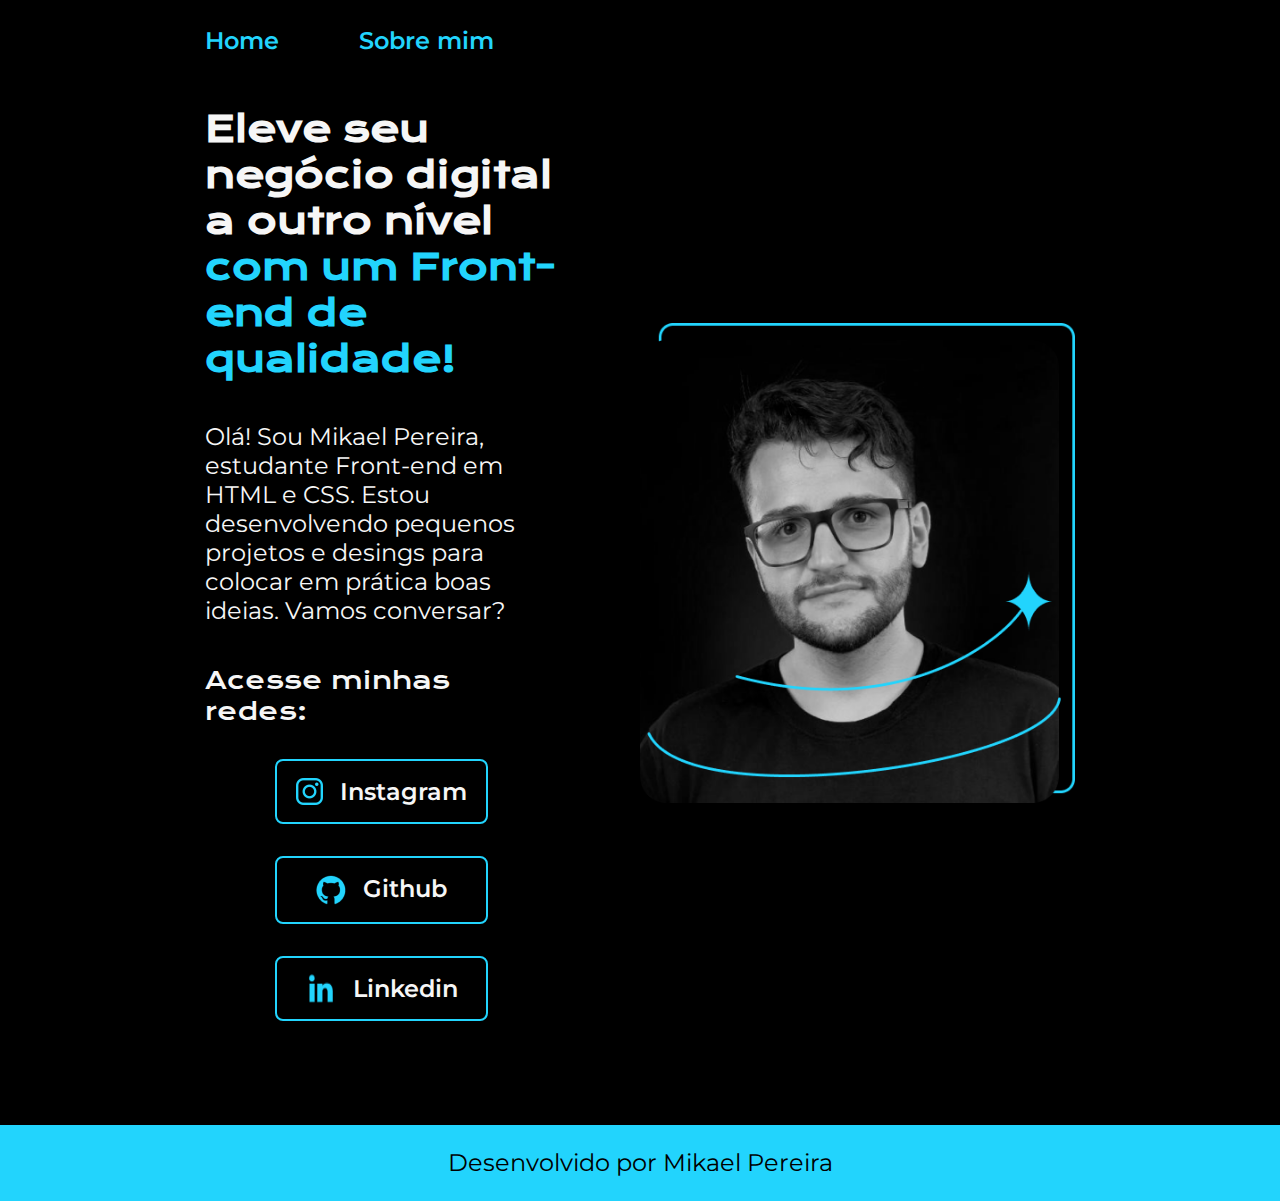
<file: index.html>
<!DOCTYPE html>
<html lang="pt-br">
<head>
    <meta charset="UTF-8">
    <meta name="viewport" content="width=device-width, initial-scale=1.0">
    <link rel="stylesheet" href="estilos/styles.css">
    <title>Mikael Pereira</title>
</head>
<body>
    <header class="cabeçalho__header">
        <nav class="cabeçalho__nav">
            <a class="cabeçalho__links" href="index.html">Home</a>
            <a class="cabeçalho__links" href="about.html">Sobre mim</a>
        </nav>
    </header>
        <main class="apresentacao">
            <section class="apresentacao__conteudo">
            <h1 class="apresentacao__conteudo__titulo">Eleve seu negócio digital a outro nível <strong class="destaque_titulo_azul">com um Front-end de qualidade!</strong></h1>
            <p class="apresentacao__conteudo__texto">Olá! Sou Mikael Pereira, estudante Front-end em HTML e CSS. Estou desenvolvendo pequenos projetos e desings para colocar em prática boas ideias. Vamos conversar?</p>
            <div class="grupo__botoes">
                <h2 class="estilo__subtitulo__botoes">Acesse minhas redes:</h2>
                <a class="estilo__botoes" target="_blank" href="https://www.instagram.com/astrolight_ika/">
                    <img src="assets/Logo Instagran.png">
                    Instagram
                </a>
                <a class="estilo__botoes" target="_blank" href="https://github.com/Astrolight22">
                    <img src="assets/Logo Github.png">
                    Github
                </a>
                <a class="estilo__botoes" target="_blank" href="https://www.linkedin.com/in/mikael-pereira-msp/">
                    <img  src="assets/Logo linkedin.png">    
                    Linkedin
                </a>
            </div>
        </section>
        <img class="apresentacao_imagem" src="assets/Mikael PB.jpg" alt="Foto de Mikael em preto e branco.">
    </main>
    <footer class="rodape">
        <p>Desenvolvido por Mikael Pereira</p>
    </footer>
</body>
</html>
</file>
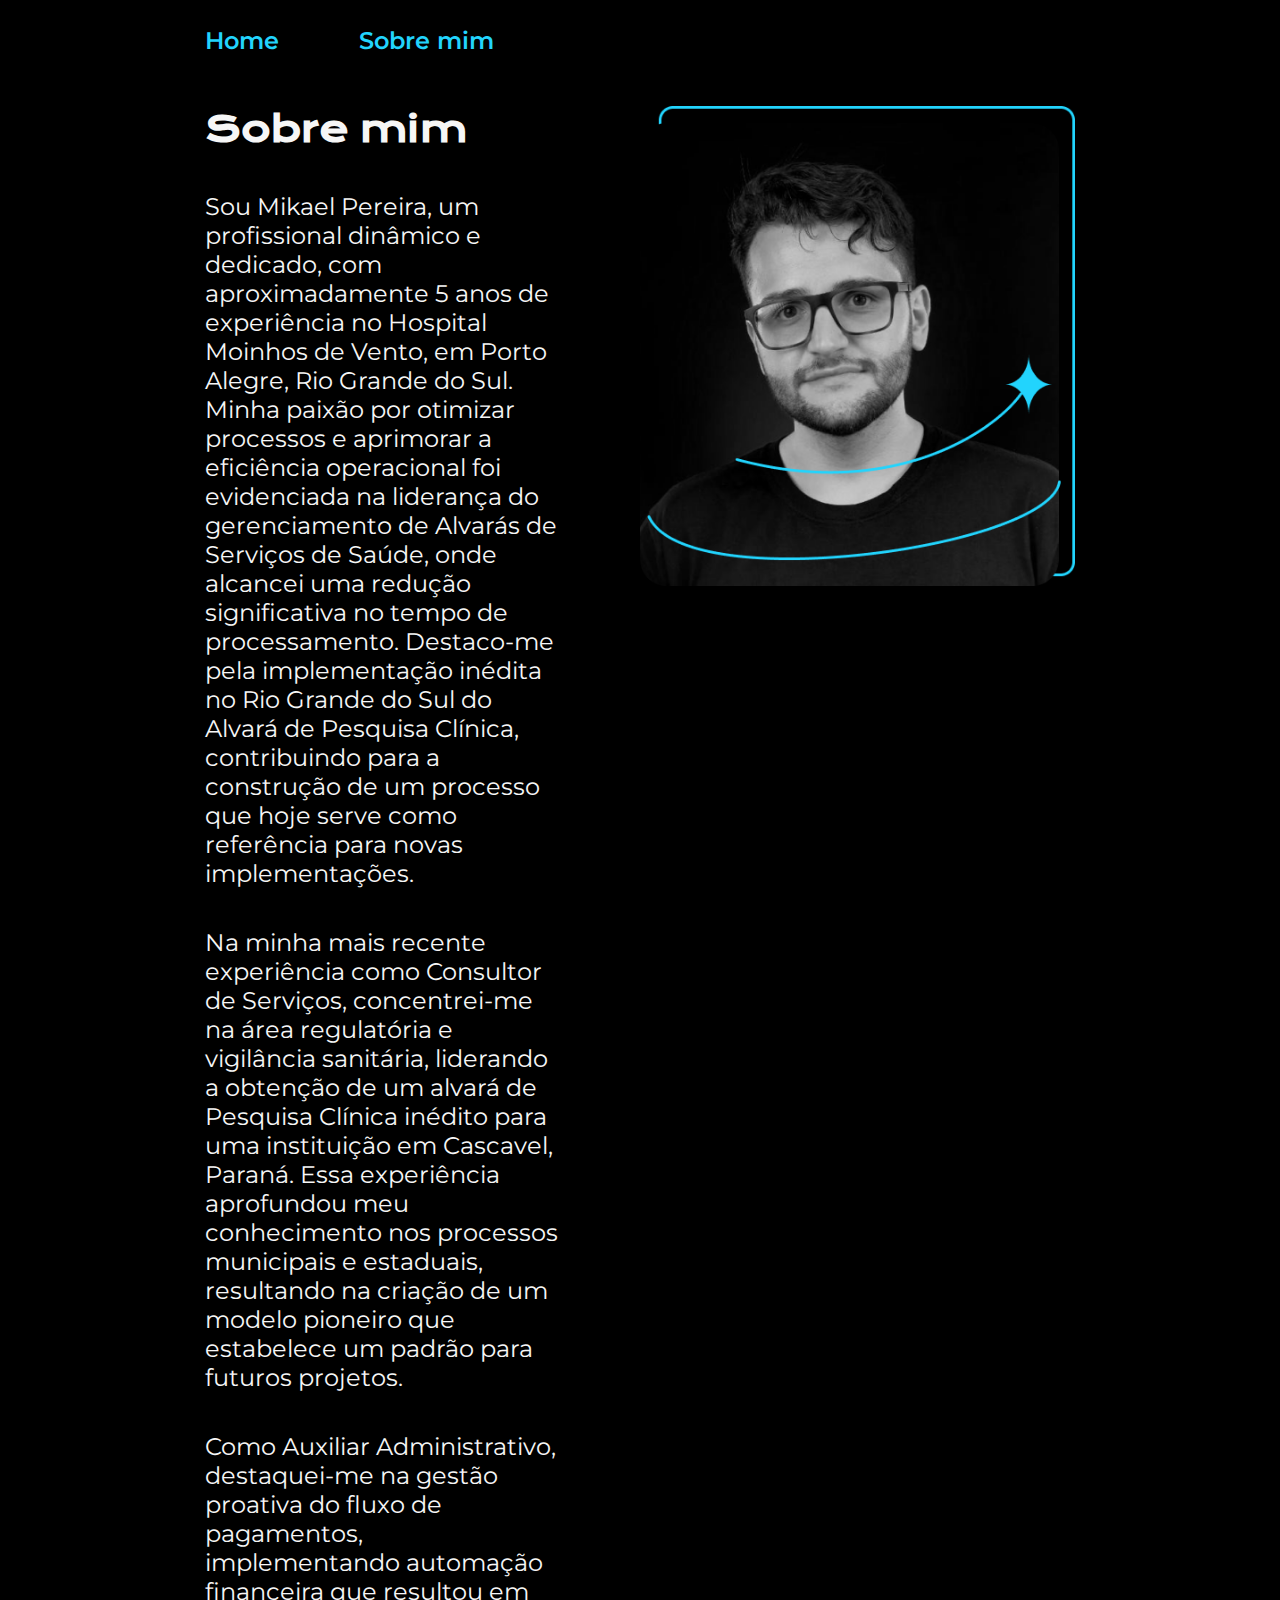
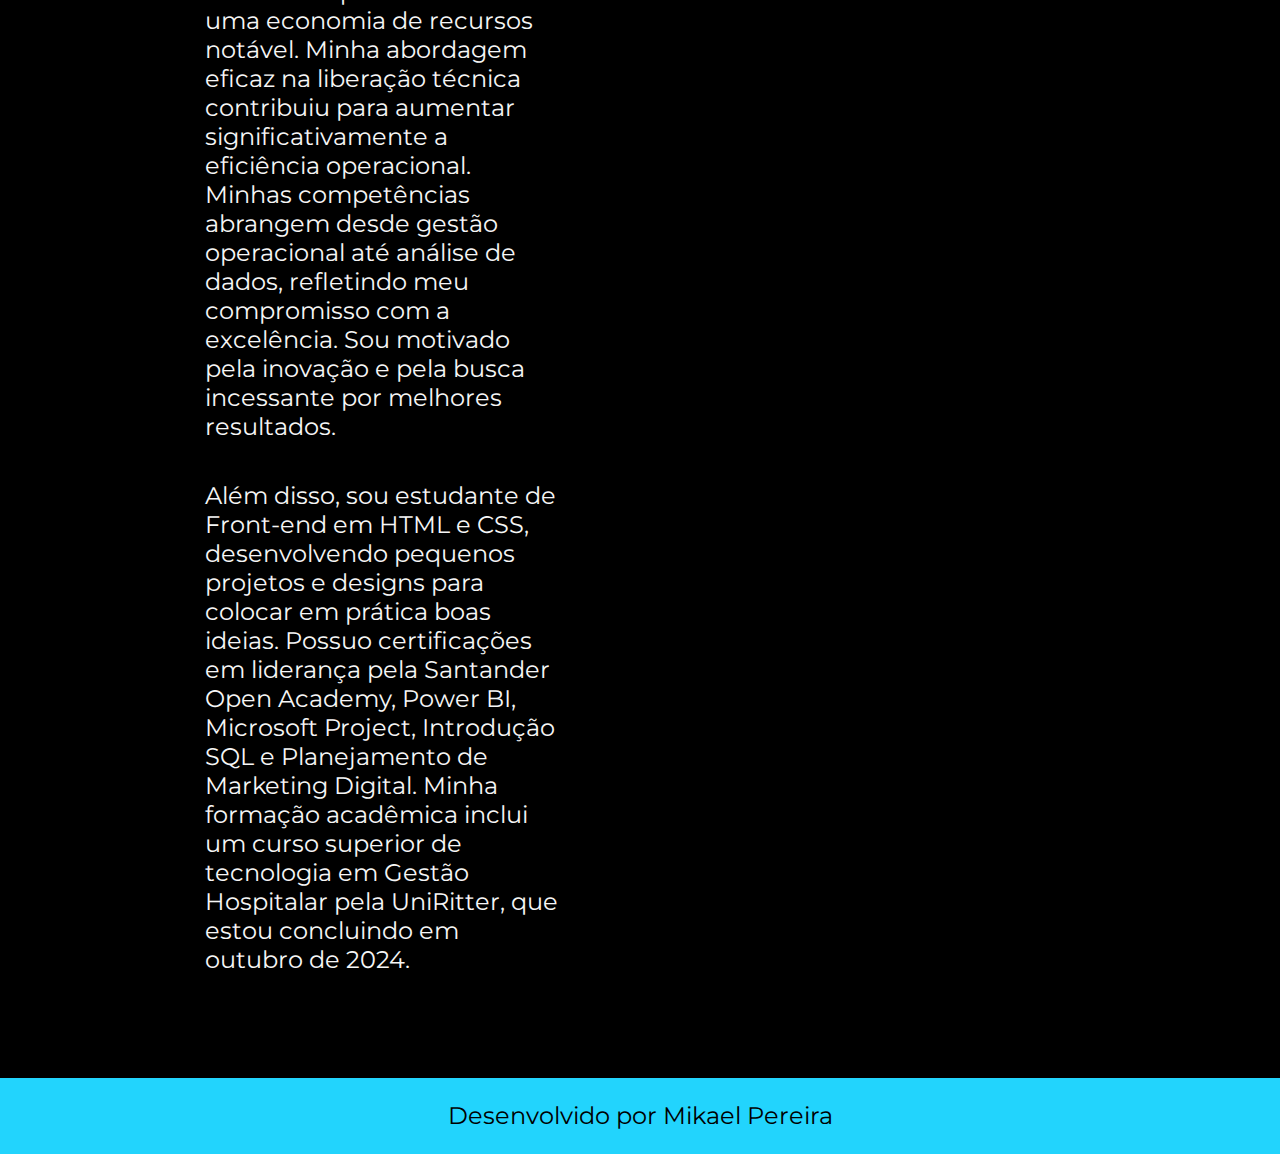
<file: about.html>
<!DOCTYPE html>
<html lang="pt-br">
<head>
    <meta charset="UTF-8">
    <meta name="viewport" content="width=device-width, initial-scale=1.0">
    <link rel="stylesheet" href="estilos/styles.css">
    <title>Sobre mim</title>
</head>
<body>
    <header class="cabeçalho__header">
        <nav class="cabeçalho__nav">
            <a class="cabeçalho__links" href="index.html">Home</a>
            <a class="cabeçalho__links" href="about.html">Sobre mim</a>
        </nav>
    </header>
    <main class="apresentacao">
        <section class="apresentacao__conteudo">
            <h1 class="apresentacao__conteudo__titulo">Sobre mim</h1>
            <p class="apresentacao__conteudo__texto">Sou Mikael Pereira, um profissional dinâmico e dedicado, com aproximadamente 5 anos de experiência no Hospital Moinhos de Vento, em Porto Alegre, Rio Grande do Sul. Minha paixão por otimizar processos e aprimorar a eficiência operacional foi evidenciada na liderança do gerenciamento de Alvarás de Serviços de Saúde, onde alcancei uma redução significativa no tempo de processamento. Destaco-me pela implementação inédita no Rio Grande do Sul do Alvará de Pesquisa Clínica, contribuindo para a construção de um processo que hoje serve como referência para novas implementações.</p>
            <p class="apresentacao__conteudo__texto">Na minha mais recente experiência como Consultor de Serviços, concentrei-me na área regulatória e vigilância sanitária, liderando a obtenção de um alvará de Pesquisa Clínica inédito para uma instituição em Cascavel, Paraná. Essa experiência aprofundou meu conhecimento nos processos municipais e estaduais, resultando na criação de um modelo pioneiro que estabelece um padrão para futuros projetos.</p>
            <p class="apresentacao__conteudo__texto">Como Auxiliar Administrativo, destaquei-me na gestão proativa do fluxo de pagamentos, implementando automação financeira que resultou em uma economia de recursos notável. Minha abordagem eficaz na liberação técnica contribuiu para aumentar significativamente a eficiência operacional. Minhas competências abrangem desde gestão operacional até análise de dados, refletindo meu compromisso com a excelência. Sou motivado pela inovação e pela busca incessante por melhores resultados.</p>
            <p class="apresentacao__conteudo__texto">Além disso, sou estudante de Front-end em HTML e CSS, desenvolvendo pequenos projetos e designs para colocar em prática boas ideias. Possuo certificações em liderança pela Santander Open Academy, Power BI, Microsoft Project, Introdução SQL e Planejamento de Marketing Digital. Minha formação acadêmica inclui um curso superior de tecnologia em Gestão Hospitalar pela UniRitter, que estou concluindo em outubro de 2024. </p>
        </section>
        <img class="apresentacao_imagem_about" src="assets/Mikael PB.jpg" alt="Foto de Mikael em preto e branco.">
    </main>
    <footer class="rodape">
        <p>Desenvolvido por Mikael Pereira</p>
    </footer>
</body>
</html>
</file>
<file: estilos/styles.css>
@import url('https://fonts.googleapis.com/css2?family=Krona+One&family=Montserrat:ital,wght@0,400;1,600&display=swap');

:root {
    --cor-primaria: #000000;
    --cor-secundaria: #f6f6f6;
    --cor-terciaria: #22D4FD;
    --cor-hover: #272727;
    --font-krona-one: "Krona One", sans-serif;
    --font-mont-serrat: "Montserrat", sans-serif;
}


* {
    margin: 0;
    padding: 0;
}

body {
    box-sizing: border-box;
    background-color: var(--cor-primaria);
    color: var(--cor-secundaria);
}

.destaque_titulo_azul {
    color: var(--cor-terciaria);
}

.apresentacao {
    padding: 4% 16%;
    padding-bottom: 104px;
    display: flex;
    align-items: center;
    justify-content: space-between;
    gap: 82px;
}

.apresentacao__conteudo {
    width: 50%;
    display: flex;
    flex-direction: column;
    gap: 40px;
}

.apresentacao__conteudo__titulo {
    font-size: 2.25rem;
    font-family: var(--font-krona-one);
}

.apresentacao__conteudo__texto {
    font-size: 1.5rem;
    font-family: var(--font-mont-serrat);
}

.apresentacao_imagem_about {
    display: flex;
    align-self: start;
    width: 50%;
}

.apresentacao_imagem {
    width: 50%;
}

.estilo__subtitulo__botoes {
    font-size: 1.5rem;
    font-family: var(--font-krona-one);
    font-weight: 400;
}

.grupo__botoes {
    display: flex;
    justify-content: space-between;
    flex-direction: column;
    align-items: center;
    gap: 32px;
}

.estilo__botoes {
    display: flex;
    width: 50%;
    padding: 16px;
    justify-content: center;
    gap: 16px;
    border-radius: 8px;
    font-size: 1.5rem;
    text-decoration: none;
    color: var(--cor-secundaria);
    font-family: var(--font-mont-serrat);
    font-weight: 600;
    border-style: inset;
    border: 2px solid var(--cor-terciaria);
    
}

.cabeçalho__header {
    padding: 2% 0% 0% 16%;
}

.cabeçalho__nav {
    display: flex;
    align-items: center;
    gap: 80px;
}

.cabeçalho__links {
    font-family: var(--font-mont-serrat);
    font-weight: 600;
    text-decoration: none;
    font-size: 1.5rem;
    color: var(--cor-terciaria);
}

.estilo__botoes:hover {
    background-color: var(--cor-hover);
}

.rodape {
    color: var(--cor-primaria);
    background-color: var(--cor-terciaria);
    padding: 23.6px;
    font-style: none;
    font-family: var(--font-mont-serrat);
    font-weight: 400;
    font-size: 1.5rem;
    text-align: center;
}

@media (max-width: 1250px) {
    .apresentacao {
        flex-direction: column-reverse;
        padding: 4% 10%;
    }

    .apresentacao__conteudo {
        width: auto;
    }

    .apresentacao_imagem {
        width: 80%;
    }

    .apresentacao_imagem_about {
        align-self: auto;
        width: 80%;
    }

    .cabeçalho__header {
        padding: 10% ;
    }

    .cabeçalho__nav {
        justify-content: center;
    }
}
</file>
